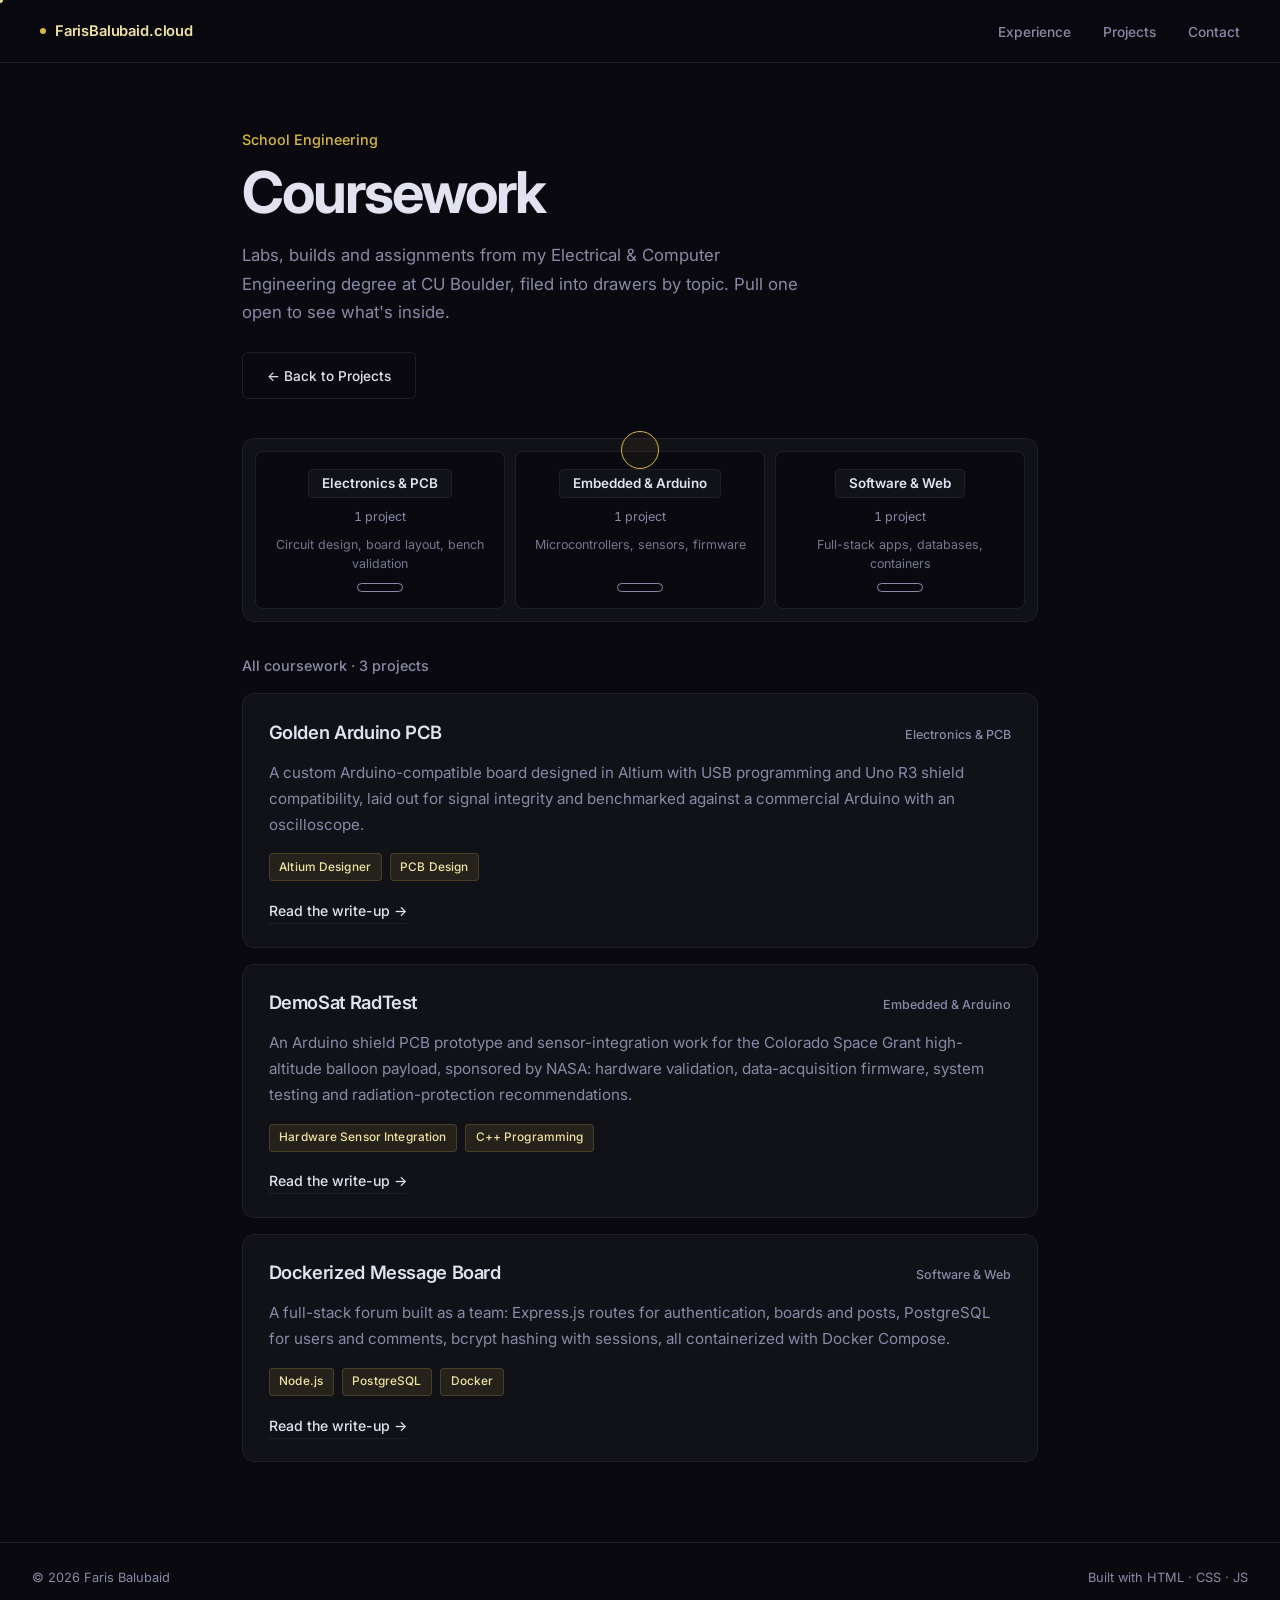
<file: coursework.html>
<!DOCTYPE html>
<html lang="en">
<head>
  <meta charset="UTF-8" />
  <meta name="viewport" content="width=device-width, initial-scale=1.0" />
  <title>Coursework — Faris Balubaid</title>
  <meta name="description" content="Engineering coursework from my Electrical & Computer Engineering degree at CU Boulder — PCB design, embedded systems, software and networking projects, sorted into category drawers." />
  <meta name="theme-color" content="#09090f" />
  <link rel="icon" type="image/png" href="favicon.png" />
  <link rel="preconnect" href="https://fonts.googleapis.com">
  <link rel="preconnect" href="https://fonts.gstatic.com" crossorigin>
  <link href="https://fonts.googleapis.com/css2?family=Inter:opsz,wght@14..32,300..800&display=swap" rel="stylesheet">
  <link rel="stylesheet" href="css/base.css">
  <link rel="stylesheet" href="css/coursework.css">
</head>
<body>

  <div class="scroll-progress" id="scrollProgress"></div>
  <div class="cursor-dot" id="cursorDot"></div>
  <div class="cursor-ring" id="cursorRing"><span class="cursor-label" id="cursorLabel"></span></div>

  <!-- NAV -->
  <nav class="site-nav">
    <a class="nav-logo" href="index.html"><span class="nav-status-dot"></span>FarisBalubaid.cloud</a>
    <ul class="nav-links">
      <li><a href="index.html#experience">Experience</a></li>
      <li><a href="index.html#projects">Projects</a></li>
      <li><a href="index.html#contact">Contact</a></li>
    </ul>
  </nav>

  <!-- HERO -->
  <section id="cw-hero">
    <div class="container">
      <div class="section-label">School Engineering</div>
      <h1 class="cw-heading">Coursework</h1>
      <p class="cw-lede">
        Labs, builds and assignments from my Electrical &amp; Computer Engineering degree at CU Boulder,
        filed into drawers by topic. Pull one open to see what's inside.
      </p>
      <a href="index.html#projects" class="btn btn-outline magnetic">← Back to Projects</a>
    </div>
  </section>

  <!-- CABINET + LIST (js/coursework.js fills both from js/coursework-data.js) -->
  <section id="cw-browse">
    <div class="container">
      <div class="cabinet" id="cwCabinet" role="group" aria-label="Project categories"></div>
      <div class="cw-status" id="cwStatus" aria-live="polite"></div>
      <ul class="cw-list" id="cwList"></ul>
      <noscript><p class="cw-noscript">The project drawers need JavaScript — please enable it to browse the coursework.</p></noscript>
    </div>
  </section>

  <!-- FOOTER -->
  <footer>
    <span>© 2026 Faris Balubaid</span>
    <span>Built with HTML · CSS · JS</span>
  </footer>

  <script src="js/main.js"></script>
  <script src="js/coursework-data.js"></script>
  <script src="js/coursework.js"></script>

</body>
</html>
</file>
<file: css/base.css>
/* ══════════════════════════════════════════════════════════════
   BASE — design tokens, reset, and components shared by every page
   ══════════════════════════════════════════════════════════════ */

*, *::before, *::after { box-sizing: border-box; margin: 0; padding: 0; -webkit-tap-highlight-color: transparent; }

:root {
  --bg:        #09090f;
  --surface:   #111118;
  --border:    #1e1e2e;
  --accent:    #d6b840;
  --accent2:   #f0e2a0;
  --accent-rgb:  214, 184, 64;
  --accent2-rgb: 240, 226, 160;
  --text:      #e2e2f0;
  --muted:     #8a8aa8;
  /* One family, Inter, for everything. The three tokens are kept (rather than
     collapsed into one) so each rule still says which *role* the text plays —
     labels, headings, body — and can be tuned per role (weight, tracking)
     without touching the family. */
  --font:      'Inter', system-ui, -apple-system, 'Segoe UI', Roboto, 'Helvetica Neue', Arial, sans-serif;
  --mono:      var(--font);   /* small labels, tags, dates, buttons */
  --display:   var(--font);   /* headings */
  --body:      var(--font);   /* paragraphs */
  --radius:    12px;
  --max:       860px;
}

html { scroll-behavior: smooth; }

body {
  background: var(--bg);
  color: var(--text);
  font-family: var(--body);
  font-size: 16px;
  line-height: 1.65;
  font-optical-sizing: auto; /* Inter's opsz axis: a tighter "display" cut at large sizes */
  -webkit-font-smoothing: antialiased;
  -moz-osx-font-smoothing: grayscale;
  overflow-x: hidden;
}

/* ── SCROLL PROGRESS ─────────────────────────────────────────── */
.scroll-progress {
  position: fixed; top: 0; left: 0; height: 2px; width: 0%;
  background: var(--accent);
  z-index: 200;
  transition: width .1s linear;
}

/* ── CUSTOM CURSOR ───────────────────────────────────────────── */
.cursor-dot, .cursor-ring {
  position: fixed; top: 0; left: 0; border-radius: 50%;
  pointer-events: none; z-index: 9999;
  transform: translate(-50%, -50%);
  opacity: 0; transition: opacity .25s ease;
}
.cursor-dot { width: 6px; height: 6px; background: var(--accent2); mix-blend-mode: difference; }
.cursor-ring {
  width: 38px; height: 38px;
  border: 1px solid var(--accent);
  background: rgba(var(--accent-rgb), 0.05);
  transition: width .35s cubic-bezier(.16,1,.3,1), height .35s cubic-bezier(.16,1,.3,1),
              border-color .3s, background .3s, opacity .25s;
}
body.has-cursor .cursor-dot, body.has-cursor .cursor-ring { opacity: 1; }
body.has-cursor, body.has-cursor a, body.has-cursor button,
body.has-cursor .project-card, body.has-cursor .exp-item,
body.has-cursor .hero-canvas { cursor: none; }
.cursor-ring.is-link { width: 78px; height: 78px; border-color: var(--accent2); background: rgba(var(--accent-rgb), 0.1); }
.cursor-ring.is-link .cursor-label { opacity: 1; transform: scale(1); }
.cursor-ring.is-down { transform: translate(-50%, -50%) scale(0.85); }
.cursor-label {
  position: absolute; inset: 0; display: flex; align-items: center; justify-content: center;
  font-family: var(--mono); font-size: 0.62rem; font-weight: 600; letter-spacing: 0.08em; text-transform: uppercase;
  color: var(--accent2); opacity: 0; transform: scale(0.6);
  transition: opacity .25s, transform .25s; white-space: nowrap;
}
/* (this class used to pull elements toward the pointer; that effect is gone,
   but it still carries the inline-flex layout those elements rely on) */
.magnetic { display: inline-flex; }

/* ── NAV ─────────────────────────────────────────────────────── */
.site-nav {
  position: fixed; top: 0; left: 0; right: 0; z-index: 100;
  display: flex; justify-content: space-between; align-items: center;
  padding: 1.1rem 2.5rem;
  background: rgba(9,9,15,0.75);
  -webkit-backdrop-filter: blur(18px);
  backdrop-filter: blur(18px);
  border-bottom: 1px solid var(--border);
}
.nav-logo {
  display: inline-flex; align-items: center; gap: 0.55rem;
  font-family: var(--mono);
  font-size: 0.92rem;
  font-weight: 600;
  color: var(--accent2);
  letter-spacing: -0.01em;
  text-decoration: none;
}
.nav-status-dot {
  width: 6px; height: 6px; border-radius: 50%;
  background: var(--accent);
  flex-shrink: 0;
}
.nav-links { display: flex; gap: 2rem; list-style: none; }
.nav-links a {
  font-family: var(--mono); font-size: 0.86rem; font-weight: 500; color: var(--muted);
  text-decoration: none; letter-spacing: 0; transition: color .2s;
}
.nav-links a:hover { color: var(--text); }

/* ── SHARED LAYOUT ───────────────────────────────────────────── */
section { position: relative; z-index: 1; }
.container { max-width: var(--max); margin: 0 auto; padding: 0 2rem; }

/* a plain line of text above the heading — no tracked caps, bullet, or
   animated rule */
.section-label {
  font-family: var(--mono);
  font-size: 0.9rem;
  font-weight: 500;
  color: var(--accent);
  margin-bottom: 0.6rem;
}

h2 {
  font-family: var(--display);
  font-size: clamp(1.8rem, 4vw, 2.8rem);
  font-weight: 700;
  letter-spacing: -0.03em;
  line-height: 1.1;
  margin-bottom: 3rem;
}

/* ── BUTTONS ─────────────────────────────────────────────────── */
.btn {
  font-family: var(--mono);
  font-size: 0.85rem;
  font-weight: 500;
  letter-spacing: 0;
  padding: 0.7rem 1.5rem;
  border-radius: 6px;
  text-decoration: none;
  transition: all .2s;
  cursor: pointer;
  border: none;
  display: inline-flex;
  align-items: center;
}
.btn-primary { background: var(--accent); color: var(--bg); font-weight: 600; }
.btn-primary:hover { background: var(--accent2); transform: translateY(-1px); }
.btn-outline { background: transparent; color: var(--text); border: 1px solid var(--border); }
.btn-outline:hover { border-color: var(--accent); color: var(--accent2); }

/* ── SHARED COMPONENTS: arrow list + tags ───────────────────── */
.exp-bullets { list-style: none; }
.exp-bullets li {
  font-size: 0.9rem;
  color: var(--muted);
  padding: 0.2rem 0;
  display: flex; gap: 0.6rem;
}
.exp-bullets li::before { content: '–'; color: var(--muted); flex-shrink: 0; }

.project-tags { display: flex; flex-wrap: wrap; gap: 0.5rem; }
.tag {
  font-family: var(--mono);
  font-size: 0.74rem;
  font-weight: 500;
  color: var(--accent2);
  background: rgba(var(--accent-rgb), .1);
  border: 1px solid rgba(var(--accent-rgb), .2);
  padding: 0.2rem 0.6rem;
  border-radius: 4px;
  letter-spacing: 0.01em;
}

/* inline code: same family as everything else (it used to fall back to the
   browser's default monospace), tinted so it still reads as code */
code {
  font-family: var(--font);
  font-size: 0.92em;
  font-weight: 500;
  color: var(--accent2);
  background: rgba(var(--accent-rgb), .1);
  padding: 0.08em 0.4em;
  border-radius: 4px;
}

/* ── SCROLL-REVEAL (generic) ────────────────────────────────── */
.reveal {
  opacity: 0;
  transform: translateY(14px);
  transition: opacity .5s ease, transform .5s ease;
}
.reveal.visible { opacity: 1; transform: none; }

/* ── FOOTER ──────────────────────────────────────────────────── */
footer {
  border-top: 1px solid var(--border);
  padding: 1.5rem 2rem;
  display: flex;
  justify-content: space-between;
  align-items: center;
  font-family: var(--mono);
  font-size: 0.8rem;
  color: var(--muted);
  position: relative; z-index: 1;
}

/* ── ANIMATIONS ──────────────────────────────────────────────── */
@keyframes fadeUp {
  from { opacity: 0; transform: translateY(30px); }
  to   { opacity: 1; transform: none; }
}

/* ── RESPONSIVE (shared) ─────────────────────────────────────── */
@media (max-width: 680px) {
  .site-nav { padding: 1rem 1.2rem; }
  .nav-links { gap: 1.2rem; }
}
@media (max-width: 400px) {
  .site-nav { padding: 0.85rem 0.9rem; }
  .nav-logo { font-size: 0.66rem; gap: 0.4rem; }
  .nav-links { gap: 0.8rem; }
  .nav-links a { font-size: 0.62rem; }
}

/* ── ACCESSIBILITY ───────────────────────────────────────────── */
@media (prefers-reduced-motion: reduce) {
  .cursor-dot, .cursor-ring { display: none; }
  body.has-cursor, body.has-cursor a, body.has-cursor button,
  body.has-cursor .project-card, body.has-cursor .exp-item { cursor: auto; }
  .scroll-progress { transition: none; }
  .reveal, .exp-item, .project-card, .pagination-link {
    transition: none !important;
    transform: none !important;
    opacity: 1 !important;
  }
  .hero-canvas, .hero-avatar-canvas { transition: none; }
  .hero-bg-video, .media-video { display: none; }
}
</file>
<file: css/coursework.css>
/* ══════════════════════════════════════════════════════════════
   COURSEWORK — the archive page (coursework.html): a parts cabinet
   of category drawers over a plain list of projects
   ══════════════════════════════════════════════════════════════ */

/* ── HERO ────────────────────────────────────────────────────── */
#cw-hero { padding: 8rem 0 2.4rem; }
.cw-heading {
  font-family: var(--display);
  font-size: clamp(2.2rem, 6vw, 3.6rem);
  font-weight: 700;
  letter-spacing: -0.035em;
  line-height: 1.08;
  margin-bottom: 1.1rem;
  animation: fadeUp .6s ease both; animation-delay: .15s;
}
.cw-lede {
  color: var(--muted);
  font-size: 1.05rem;
  max-width: 560px;
  line-height: 1.7;
  margin-bottom: 1.6rem;
  animation: fadeUp .6s ease both; animation-delay: .25s;
}

/* ── THE CABINET ─────────────────────────────────────────────── */
#cw-browse { padding-bottom: 5rem; }
.cabinet {
  display: grid;
  grid-template-columns: repeat(auto-fit, minmax(190px, 1fr));
  gap: 10px;
  padding: 12px;
  background: var(--surface);
  border: 1px solid var(--border);
  border-radius: var(--radius);
}
.drawer {
  appearance: none; -webkit-appearance: none;
  font: inherit; color: inherit; text-align: center;
  cursor: pointer;
  display: flex; flex-direction: column; align-items: center; gap: 0.55rem;
  padding: 1.1rem 1rem 1rem;
  background: var(--bg);
  border: 1px solid var(--border);
  border-radius: 8px;
  transition: border-color .25s, background .25s, transform .25s, box-shadow .25s;
}
.drawer:hover { border-color: var(--muted); }
.drawer:focus-visible { outline: 2px solid var(--accent); outline-offset: 2px; }
/* the little card-holder on the front of a parts drawer */
.drawer-plate {
  max-width: 100%;
  padding: 0.3rem 0.8rem;
  font-size: 0.84rem; font-weight: 600; line-height: 1.3;
  color: var(--text);
  background: var(--surface);
  border: 1px solid var(--border);
  border-radius: 4px;
  transition: color .25s, border-color .25s;
}
.drawer-count { font-size: 0.78rem; color: var(--muted); font-variant-numeric: tabular-nums; }
.drawer-blurb { font-size: 0.78rem; line-height: 1.5; color: var(--muted); opacity: 0.85; }
.drawer-handle {
  width: 46px; height: 9px; margin-top: auto;
  border: 1px solid var(--muted); border-radius: 5px;
  transition: background .25s, border-color .25s;
}
/* a pulled-out drawer sits a touch lower, with its top edge in shadow */
.drawer[aria-pressed="true"] {
  border-color: var(--accent);
  background: rgba(var(--accent-rgb), 0.05);
  transform: translateY(2px);
  box-shadow: inset 0 3px 0 rgba(0, 0, 0, 0.35);
}
.drawer[aria-pressed="true"] .drawer-plate { color: var(--accent2); border-color: rgba(var(--accent-rgb), 0.4); }
.drawer[aria-pressed="true"] .drawer-handle { background: var(--accent); border-color: var(--accent); }

/* ── THE LIST ────────────────────────────────────────────────── */
.cw-status {
  display: flex; align-items: center; justify-content: space-between; gap: 1rem;
  margin: 2rem 0 1rem;
  font-size: 0.9rem; font-weight: 500; color: var(--muted);
}
.cw-clear {
  appearance: none; -webkit-appearance: none;
  background: none; border: 0; padding: 0;
  font: inherit; color: var(--accent2); cursor: pointer;
  text-decoration: underline; text-underline-offset: 3px;
}
.cw-clear:hover { color: var(--text); }
.cw-clear:focus-visible { outline: 2px solid var(--accent); outline-offset: 3px; border-radius: 2px; }

.cw-list { list-style: none; margin: 0; padding: 0; display: flex; flex-direction: column; gap: 1rem; }
.cw-item {
  background: var(--surface);
  border: 1px solid var(--border);
  border-radius: var(--radius);
  padding: 1.4rem 1.6rem;
  transition: border-color .25s;
  animation: cwIn .45s ease both;
  animation-delay: calc(var(--i, 0) * 60ms);
}
.cw-item:hover { border-color: var(--muted); }
.cw-head { display: flex; align-items: baseline; justify-content: space-between; gap: 0.4rem 1rem; flex-wrap: wrap; }
.cw-name { font-family: var(--display); font-size: 1.15rem; font-weight: 600; letter-spacing: -0.02em; }
.cw-cat { font-size: 0.78rem; font-weight: 500; color: var(--muted); }
.cw-meta { margin-top: 0.25rem; font-size: 0.82rem; color: var(--muted); }
.cw-summary { margin: 0.8rem 0 0; font-size: 0.95rem; line-height: 1.7; color: var(--muted); }
.cw-item .project-tags { margin-top: 1rem; }
.cw-links { display: flex; flex-wrap: wrap; gap: 0.6rem 1.5rem; margin-top: 1.1rem; }
.cw-link {
  font-size: 0.88rem; font-weight: 500;
  color: var(--text); text-decoration: none;
  border-bottom: 1px solid var(--border); padding-bottom: 1px;
  transition: color .25s, border-color .25s;
}
.cw-link:hover { color: var(--accent2); border-color: var(--accent); }
.cw-noscript { color: var(--muted); }

@keyframes cwIn { from { opacity: 0; transform: translateY(10px); } to { opacity: 1; transform: none; } }

@media (max-width: 560px) {
  .cabinet { grid-template-columns: 1fr 1fr; }
  .drawer { padding: 0.9rem 0.7rem; }
  .drawer-blurb { display: none; }
  .cw-item { padding: 1.2rem 1.2rem; }
}
@media (prefers-reduced-motion: reduce) {
  .cw-item { animation: none; }
  .drawer, .drawer-plate, .drawer-handle, .cw-item, .cw-link { transition: none; }
}
</file>
